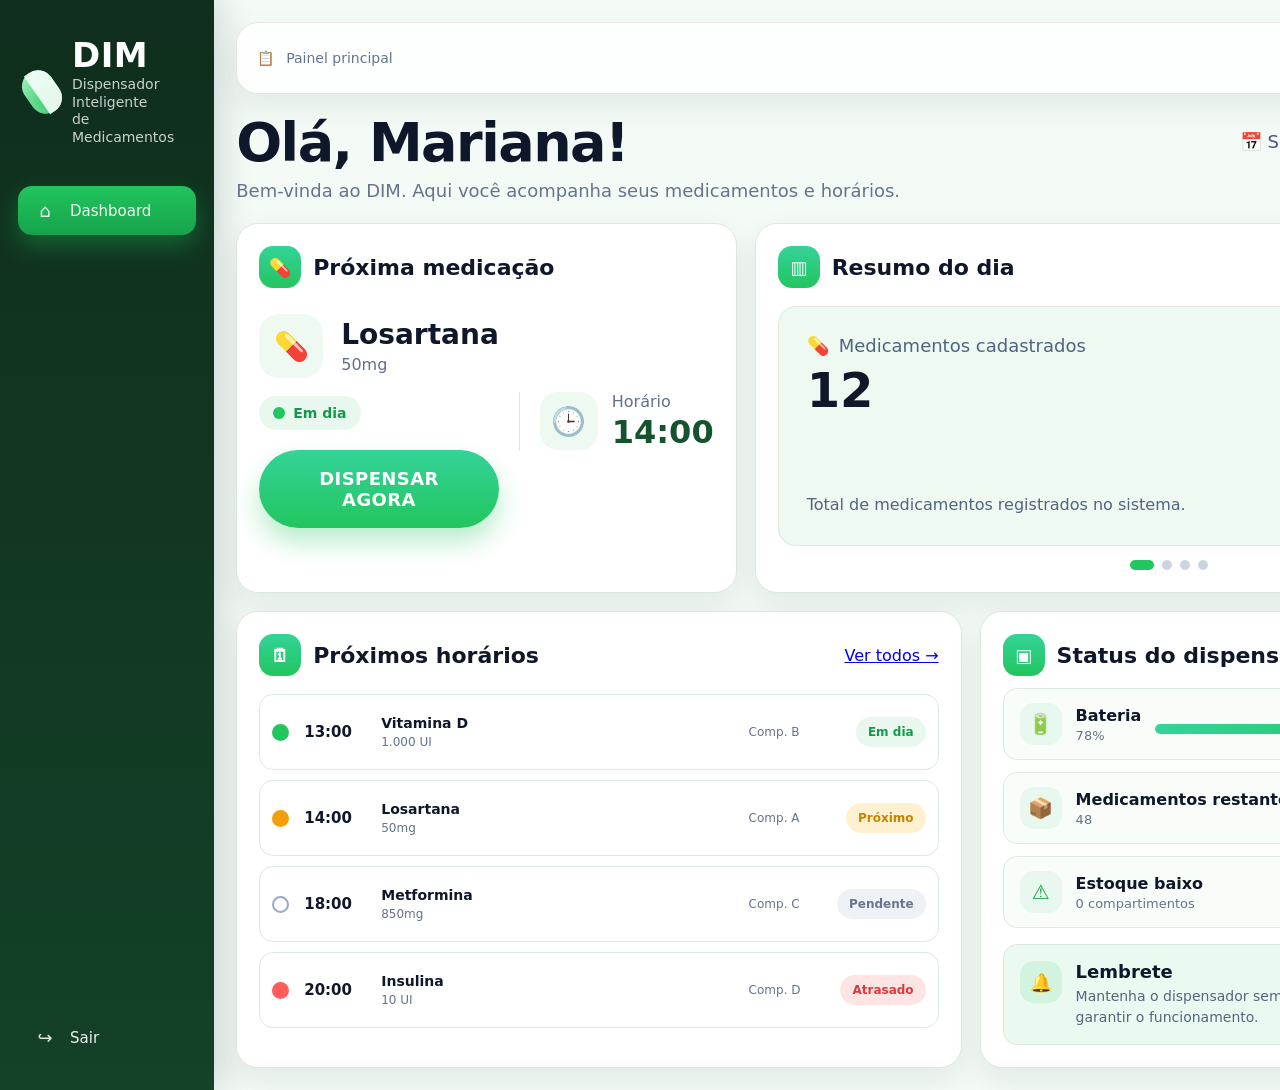
<file: index.html>
<!DOCTYPE html>

<html lang="pt-BR">
<head>
  <meta charset="UTF-8" />
  <meta name="viewport" content="width=device-width, initial-scale=1.0" />
  <title>DIM - Dispensador Inteligente de Medicamentos</title>
  <link rel="stylesheet" href="style.css" />
</head>
<body>
  <div class="app">
    <aside class="sidebar">
      <div>
        <div class="brand">
          <div class="pill"></div>
          <div class="brand-text">
            <h1>DIM</h1>
            <p>Dispensador Inteligente<br>de Medicamentos</p>
          </div>
        </div>
      </div>


  <nav class="nav">
    <a class="active" href="#"><span class="icon">⌂</span><span class="txt">Dashboard</span></a>
  </nav>

  <div class="sidebar-spacer"></div>

  <nav class="nav">
    <a href="#"><span class="icon">↪</span><span class="txt">Sair</span></a>
  </nav>
</aside>

<main class="main">
  <header class="topbar">
    <div class="topbar-left">
      <span>📋</span>
      <span>Painel principal</span>
    </div>

    <div class="topbar-right">
      <div class="bell">🔔</div>
      <div class="user">
        <div class="avatar">M</div>
        <span>Mariana Borel</span>
        <span>⌄</span>
      </div>
    </div>
  </header>

  <section class="hero">
    <div>
      <h2>Olá, Mariana!</h2>
      <p>Bem-vinda ao DIM. Aqui você acompanha seus medicamentos e horários.</p>
    </div>

    <div class="datebox">
      <div class="small">📅 Sexta-feira, 09 de outubro de 2026</div>
      <div style="font-weight:700;">19:42</div>
    </div>
  </section>

  <section class="grid">
    <article class="card">
      <div class="card-header">
        <div class="card-title">
          <div class="title-icon">💊</div>
          <span>Próxima medicação</span>
        </div>
      </div>

      <div class="next-med">
        <div>
          <div class="med-left">
            <div class="med-icon">💊</div>
            <div>
              <div class="med-name">Losartana</div>
              <div class="med-dose">50mg</div>
            </div>
          </div>

          <div class="status-pill">
            <span class="status-dot"></span>
            <span>Em dia</span>
          </div>

          <button class="cta">DISPENSAR AGORA</button>
        </div>

        <div class="divider"></div>

        <div class="time-box">
          <div class="clock">🕒</div>
          <div>
            <div class="label">Horário</div>
            <div class="hour">14:00</div>
          </div>
        </div>
      </div>
    </article>

    <article class="card">
      <div class="card-header">
        <div class="card-title">
          <div class="title-icon">▥</div>
          <span>Resumo do dia</span>
        </div>
      </div>

      <div class="carousel" id="resumoCarousel">
  <div class="carousel-track">
    <div class="summary-slide active">
      <div class="stat blue">
        <div class="stat-top">💊 <span>Medicamentos cadastrados</span></div>
        <div class="stat-num">12</div>
        <p>Total de medicamentos registrados no sistema.</p>
      </div>
    </div>

    <div class="summary-slide">
      <div class="stat blue">
        <div class="stat-top">🕒 <span>Horários de hoje</span></div>
        <div class="stat-num">5</div>
        <p>Horários programados para o dia atual.</p>
      </div>
    </div>

    <div class="summary-slide">
      <div class="stat green">
        <div class="stat-top">✅ <span>Medicamentos tomados</span></div>
        <div class="stat-num">3</div>
        <p>Quantidade já dispensada com sucesso.</p>
      </div>
    </div>

    <div class="summary-slide">
      <div class="stat red">
        <div class="stat-top">‼️ <span>Pendentes</span></div>
        <div class="stat-num">2</div>
        <p>Medicamentos que ainda aguardam retirada.</p>
      </div>
    </div>
  </div>

  <div class="carousel-dots">
    <button class="dot-btn active" type="button" aria-label="Ir para o slide 1"></button>
    <button class="dot-btn" type="button" aria-label="Ir para o slide 2"></button>
    <button class="dot-btn" type="button" aria-label="Ir para o slide 3"></button>
    <button class="dot-btn" type="button" aria-label="Ir para o slide 4"></button>
  </div>

    </article>
  </section>

  <section class="lower-grid">
    <article class="card">
      <div class="card-header">
        <div class="card-title">
          <div class="title-icon">🗓</div>
          <span>Próximos horários</span>
        </div>
        <a class="card-link" href="#">Ver todos →</a>
      </div>

      <div class="schedule-list">
        <div class="schedule-item">
          <div class="dot green"></div>
          <div class="time">13:00</div>
          <div class="medinfo">
            <strong>Vitamina D</strong>
            <span>1.000 UI</span>
          </div>
          <div class="comp">Comp. B</div>
          <div class="schedule-status green">Em dia</div>
        </div>

        <div class="schedule-item">
          <div class="dot yellow"></div>
          <div class="time">14:00</div>
          <div class="medinfo">
            <strong>Losartana</strong>
            <span>50mg</span>
          </div>
          <div class="comp">Comp. A</div>
          <div class="schedule-status yellow">Próximo</div>
        </div>

        <div class="schedule-item">
          <div class="dot gray"></div>
          <div class="time">18:00</div>
          <div class="medinfo">
            <strong>Metformina</strong>
            <span>850mg</span>
          </div>
          <div class="comp">Comp. C</div>
          <div class="schedule-status gray">Pendente</div>
        </div>

        <div class="schedule-item">
          <div class="dot red"></div>
          <div class="time">20:00</div>
          <div class="medinfo">
            <strong>Insulina</strong>
            <span>10 UI</span>
          </div>
          <div class="comp">Comp. D</div>
          <div class="schedule-status red">Atrasado</div>
        </div>
      </div>
    </article>

    <article class="card status-card">
      <div class="status-head">
        <div class="card-title">
          <div class="title-icon">▣</div>
          <span>Status do dispensador</span>
        </div>
        <div class="online"><span class="bubble"></span>Online</div>
      </div>

      <div class="status-row">
        <div class="status-left">
          <div class="status-icon">🔋</div>
          <div class="status-text">
            <strong>Bateria</strong>
            <small>78%</small>
          </div>
        </div>
        <div style="flex:1;">
          <div class="progress"><span></span></div>
        </div>
      </div>

      <div class="status-row">
        <div class="status-left">
          <div class="status-icon">📦</div>
          <div class="status-text">
            <strong>Medicamentos restantes</strong>
            <small>48</small>
          </div>
        </div>
        <div>›</div>
      </div>

      <div class="status-row">
        <div class="status-left">
          <div class="status-icon">⚠️</div>
          <div class="status-text">
            <strong>Estoque baixo</strong>
            <small>0 compartimentos</small>
          </div>
        </div>
        <div>›</div>
      </div>

      <div class="reminder">
        <div class="icon">🔔</div>
        <div>
          <strong>Lembrete</strong>
          <p>Mantenha o dispensador sempre conectado e abastecido para garantir o funcionamento.</p>
        </div>
        <div class="close">x</div>
      </div>
    </article>
  </section>
</main>
```

  </div>

  <script src="script.js"></script>

</body>
</html>
</file>
<file: style.css>
:root{
--bg: #f4fbf6;
--sidebar: #0f2e1d;
--sidebar-2: #144128;
--primary: #22c55e;
--primary-2: #16a34a;
--text: #0f172a;
--muted: #64748b;
--card: #ffffff;
--border: #dce9df;
--green: #22c55e;
--yellow: #f59e0b;
--red: #ef4444;
--blue-soft: #eef9f1;
--green-soft: #eafaf1;
--yellow-soft: #fff7e6;
--red-soft: #fff0f0;
--shadow: 0 12px 30px rgba(15, 23, 42, 0.08);
--radius: 22px;
}

*{
box-sizing: border-box;
margin: 0;
padding: 0;
font-family: Inter, system-ui, -apple-system, BlinkMacSystemFont, "Segoe UI", sans-serif;
}

body{
background: var(--bg);
color: var(--text);
}

.app{
min-height: 100vh;
display: flex;
}

.sidebar{
width: 280px;
background: linear-gradient(180deg, var(--sidebar), var(--sidebar-2));
color: white;
padding: 28px 18px;
display: flex;
flex-direction: column;
gap: 28px;
box-shadow: 8px 0 30px rgba(15, 23, 42, 0.15);
}

.brand{
display: flex;
align-items: center;
gap: 14px;
padding: 10px 8px 8px;
}

.pill{
width: 46px;
height: 46px;
border-radius: 16px;
background: linear-gradient(180deg, #9af0b8, #22c55e);
position: relative;
transform: rotate(-35deg);
box-shadow: inset 0 -6px 10px rgba(255,255,255,0.25);
}

.pill::after{
content: "";
position: absolute;
width: 22px;
height: 46px;
right: 0;
top: 0;
border-radius: 0 16px 16px 0;
background: rgba(255,255,255,0.85);
}

.brand h1{
font-size: 34px;
line-height: 1;
font-weight: 800;
letter-spacing: .5px;
}

.brand p{
font-size: 14px;
color: rgba(255,255,255,0.78);
margin-top: 4px;
line-height: 1.25;
}

.nav{
display: flex;
flex-direction: column;
gap: 10px;
margin-top: 4px;
}

.nav a{
text-decoration: none;
color: rgba(255,255,255,0.92);
display: flex;
align-items: center;
gap: 14px;
padding: 14px 16px;
border-radius: 14px;
transition: .2s ease;
font-size: 15px;
}

.nav a:hover{
background: rgba(255,255,255,0.08);
}

.nav a.active{
background: linear-gradient(180deg, #22c55e, #16a34a);
box-shadow: 0 10px 25px rgba(34, 197, 94, 0.35);
}

.nav .icon{
width: 22px;
text-align: center;
font-size: 18px;
opacity: .95;
}

.sidebar-spacer{
flex: 1;
}

.main{
flex: 1;
padding: 22px;
}

.topbar{
background: rgba(255,255,255,0.82);
backdrop-filter: blur(10px);
border: 1px solid rgba(220, 233, 223, 0.9);
box-shadow: var(--shadow);
border-radius: 22px;
padding: 14px 20px;
display: flex;
align-items: center;
justify-content: space-between;
margin-bottom: 22px;
}

.topbar-left{
display: flex;
align-items: center;
gap: 12px;
color: var(--muted);
font-size: 14px;
}

.topbar-right{
display: flex;
align-items: center;
gap: 18px;
color: var(--text);
}

.bell{
width: 42px;
height: 42px;
border-radius: 50%;
display: grid;
place-items: center;
background: white;
border: 1px solid var(--border);
position: relative;
font-size: 18px;
}

.bell::after{
content: "";
width: 10px;
height: 10px;
background: var(--red);
border: 2px solid white;
border-radius: 50%;
position: absolute;
top: 7px;
right: 8px;
}

.user{
display: flex;
align-items: center;
gap: 12px;
font-size: 14px;
font-weight: 600;
}

.avatar{
width: 42px;
height: 42px;
border-radius: 50%;
background: linear-gradient(180deg, #14532d, #0f2e1d);
display: grid;
place-items: center;
color: white;
font-weight: 700;
}

.hero{
display: flex;
justify-content: space-between;
align-items: flex-start;
gap: 20px;
margin-bottom: 22px;
}

.hero h2{
font-size: 54px;
line-height: 1;
margin-bottom: 10px;
letter-spacing: -1.5px;
}

.hero p{
color: var(--muted);
font-size: 18px;
}

.datebox{
text-align: right;
color: #334155;
font-size: 18px;
margin-top: 12px;
line-height: 1.6;
}

.datebox .small{
display: flex;
justify-content: flex-end;
align-items: center;
gap: 10px;
color: #43577d;
}

.grid{
display: grid;
grid-template-columns: 1.2fr 1fr;
gap: 18px;
margin-bottom: 18px;
}

.card{
background: var(--card);
border: 1px solid var(--border);
border-radius: var(--radius);
box-shadow: var(--shadow);
padding: 22px;
}

.card-header{
display: flex;
align-items: center;
justify-content: space-between;
margin-bottom: 18px;
}

.card-title{
display: flex;
align-items: center;
gap: 12px;
font-size: 22px;
font-weight: 800;
}

.title-icon{
width: 42px;
height: 42px;
border-radius: 14px;
display: grid;
place-items: center;
background: linear-gradient(180deg, #34d399, #22c55e);
color: white;
font-size: 18px;
}

.next-med{
display: grid;
grid-template-columns: 1.1fr .9fr;
gap: 18px;
align-items: center;
padding-top: 8px;
}

.med-left{
display: flex;
align-items: center;
gap: 18px;
}

.med-icon{
width: 64px;
height: 64px;
border-radius: 20px;
background: var(--blue-soft);
display: grid;
place-items: center;
color: #2f855a;
font-size: 28px;
flex-shrink: 0;
}

.med-name{
font-size: 28px;
font-weight: 800;
margin-bottom: 4px;
}

.med-dose{
color: #61708a;
font-size: 16px;
}

.divider{
width: 1px;
height: 82px;
background: #dbe3f1;
justify-self: center;
}

.time-box{
display: flex;
align-items: center;
gap: 14px;
}

.time-box .clock{
width: 58px;
height: 58px;
border-radius: 18px;
background: #eef9f1;
display: grid;
place-items: center;
font-size: 28px;
color: #2f855a;
}

.label{
color: #61708a;
font-size: 16px;
margin-bottom: 2px;
}

.hour{
font-size: 30px;
font-weight: 800;
color: var(--text);
}

.status-pill{
display: inline-flex;
align-items: center;
gap: 8px;
background: #e8f8ee;
color: #16984a;
border-radius: 999px;
padding: 9px 14px;
font-weight: 700;
font-size: 14px;
margin: 18px 0 20px;
width: fit-content;
}

.status-dot{
width: 12px;
height: 12px;
border-radius: 50%;
background: var(--green);
}

.cta{
width: 100%;
border: none;
border-radius: 999px;
padding: 18px 22px;
background: linear-gradient(180deg, #34d399, #22c55e);
color: white;
font-size: 18px;
font-weight: 800;
letter-spacing: .4px;
cursor: pointer;
box-shadow: 0 14px 26px rgba(34, 197, 94, 0.32);
}

.stats{
display: grid;
grid-template-columns: 1fr 1fr;
gap: 14px;
}

.stat{
border-radius: 18px;
padding: 18px;
min-height: 110px;
display: flex;
flex-direction: column;
justify-content: center;
border: 1px solid rgba(220,233,223,0.95);
}

.stat.blue{ background: var(--blue-soft); }
.stat.green{ background: var(--green-soft); }
.stat.yellow{ background: var(--yellow-soft); }
.stat.red{ background: var(--red-soft); }

.stat-top{
display: flex;
align-items: center;
gap: 10px;
color: #51647f;
font-size: 15px;
margin-bottom: 10px;
}

.stat-num{
font-size: 34px;
font-weight: 900;
color: var(--text);
line-height: 1;
}

.stat p{
margin-top: auto;
color: #51647f;
font-size: 14px;
line-height: 1.5;
}

.carousel{
  overflow: hidden;
  border-radius: 18px;
  width: 100%;
}

.carousel-track{
  display: flex;
  transition: transform .35s ease;
  width: 100%;
}

.summary-slide{
  min-width: 100%;
  box-sizing: border-box;
}

.summary-slide .stat{
  min-height: 240px;   /* aumenta a altura da caixa interna */
  width: 100%;
  padding: 28px;
  display: flex;
  flex-direction: column;
  justify-content: space-between;
}

.summary-slide .stat-top{
  font-size: 18px;
}

.summary-slide .stat-num{
  font-size: 48px;
}

.summary-slide .stat p{
  margin-top: auto;
  color: #51647f;
  font-size: 16px;
  line-height: 1.5;
}

.carousel-dots{
  display: flex;
  justify-content: center;
  gap: 8px;
  margin-top: 14px;
}

.dot-btn{
  width: 10px;
  height: 10px;
  border-radius: 999px;
  border: none;
  background: #cbd5e1;
  cursor: pointer;
  transition: .2s ease;
}

.dot-btn.active{
  width: 24px;
  background: #22c55e;
}

.dot.green{ background: var(--green); }
.dot.yellow{ background: var(--yellow); }
.dot.gray{ background: #d6dceb; border: 2px solid #9aa9c4; background: transparent; }
.dot.red{ background: #ff5b5b; }

.time{
font-size: 18px;
font-weight: 800;
}

.medinfo{
display: flex;
flex-direction: column;
gap: 4px;
}

.medinfo strong{
font-size: 16px;
}

.medinfo span{
color: #64748b;
font-size: 13px;
}

.comp{
color: #667794;
font-weight: 500;
font-size: 14px;
}

.schedule-status{
justify-self: end;
border-radius: 999px;
padding: 8px 14px;
font-size: 13px;
font-weight: 700;
}

.schedule-status.green{ background: #e8f8ee; color: #16984a; }
.schedule-status.yellow{ background: #fff1cf; color: #c58400; }
.schedule-status.gray{ background: #eef2f7; color: #67768f; }
.schedule-status.red{ background: #ffe4e4; color: #d83b3b; }

.status-card{
display: flex;
flex-direction: column;
gap: 14px;
}

.status-head{
display: flex;
align-items: center;
justify-content: space-between;
}

.online{
display: flex;
align-items: center;
gap: 10px;
font-size: 18px;
font-weight: 800;
color: #1d8f4e;
}

.online .bubble{
width: 14px;
height: 14px;
border-radius: 50%;
background: var(--green);
}

.status-row{
border: 1px solid #e8edf7;
border-radius: 16px;
padding: 16px 18px;
display: flex;
align-items: center;
justify-content: space-between;
background: #fff;
gap: 14px;
}

.status-left{
display: flex;
align-items: center;
gap: 14px;
color: var(--text);
}

.status-icon{
width: 42px;
height: 42px;
border-radius: 14px;
background: #eef9f1;
display: grid;
place-items: center;
font-size: 20px;
color: #2f855a;
flex-shrink: 0;
}

.status-text{
display: flex;
flex-direction: column;
gap: 3px;
}

.status-text small{
color: #64748b;
font-size: 13px;
}

.progress{
width: 100%;
height: 10px;
border-radius: 999px;
background: #dde6f2;
margin-top: 10px;
overflow: hidden;
}

.progress > span{
display: block;
width: 78%;
height: 100%;
border-radius: inherit;
background: linear-gradient(90deg, #34d399, #22c55e);
}

.reminder{
display: flex;
align-items: flex-start;
gap: 14px;
background: #eef9f1;
border: 1px solid #dbe3f1;
border-radius: 18px;
padding: 18px;
margin-top: 4px;
}

.reminder .icon{
width: 42px;
height: 42px;
border-radius: 14px;
background: rgba(34,197,94,0.12);
color: #16a34a;
display: grid;
place-items: center;
font-size: 18px;
flex-shrink: 0;
}

.reminder strong{
display: block;
font-size: 18px;
margin-bottom: 4px;
}

.reminder p{
color: #55657d;
line-height: 1.5;
font-size: 14px;
}

.reminder .close{
margin-left: auto;
color: #64748b;
font-size: 20px;
line-height: 1;
}

.carousel-btn{
position: absolute;
top: 50%;
transform: translateY(-50%);
width: 38px;
height: 38px;
border: none;
border-radius: 50%;
background: rgba(255,255,255,0.95);
box-shadow: 0 8px 20px rgba(15, 23, 42, 0.15);
color: #14532d;
font-size: 26px;
font-weight: 700;
cursor: pointer;
display: grid;
place-items: center;
z-index: 2;
}

.carousel-btn.prev{
left: 10px;
}

.carousel-btn.next{
right: 10px;
}

.carousel-dots{
display: flex;
justify-content: center;
gap: 8px;
margin-top: 14px;
}

.dot-btn{
width: 10px;
height: 10px;
border-radius: 999px;
border: none;
background: #cbd5e1;
cursor: pointer;
transition: .2s ease;
}

.dot-btn.active{
width: 24px;
background: #22c55e;
}

@media (max-width: 1200px){
.grid,
.lower-grid{
grid-template-columns: 1fr;
}

.hero{
flex-direction: column;
}

.datebox{
text-align: left;
}

.datebox .small{
justify-content: flex-start;
}

.next-med{
grid-template-columns: 1fr;
}

.divider{
display: none;
}
}

@media (max-width: 900px){
.sidebar{
width: 92px;
padding: 18px 10px;
}

.brand{
justify-content: center;
padding: 6px 0;
}

.brand-text,
.nav a span.txt,
.brand p,
.sidebar-spacer{
display: none;
}

.nav a{
justify-content: center;
padding: 14px 10px;
}

.main{
padding: 14px;
}

.hero h2{
font-size: 40px;
}

.stats{
grid-template-columns: 1fr;
}

.schedule-item{
grid-template-columns: 26px 1fr;
}

.schedule-item > :nth-child(n+3){
grid-column: 2;
}
}

@media (max-width: 640px){
.app{
flex-direction: column;
}

.sidebar{
width: 100%;
flex-direction: row;
overflow-x: auto;
align-items: center;
gap: 10px;
}

.nav{
flex-direction: row;
overflow-x: auto;
}

.nav a{
min-width: 120px;
justify-content: flex-start;
}

.topbar{
flex-direction: column;
align-items: flex-start;
gap: 12px;
}
}
/* Organização dos cards inferiores */
.lower-grid {
    display: grid;
    grid-template-columns: 1.2fr 1fr;
    gap: 18px;
    align-items: stretch;
}

/* Permite que os cards se ajustem */
.lower-grid > .card {
    min-width: 0;
    width: 100%;
}
/* Lista de medicamentos */
.schedule-list {
    display: flex;
    flex-direction: column;
    gap: 10px;
    margin-top: 8px;
}

/* Cada linha de medicamento */
.schedule-item {
    display: grid;
    grid-template-columns: 20px 65px minmax(0, 1fr) 75px 90px;
    align-items: center;
    gap: 12px;

    background: #ffffff;
    border: 1px solid #dce9df;
    border-radius: 14px;

    padding: 16px 12px;
    min-height: 76px;
}

/* Bolinhas de status */
.schedule-item .dot {
    width: 17px;
    height: 17px;
    border-radius: 50%;
}

/* Horário */
.schedule-item .time {
    font-size: 15px;
    font-weight: 700;
    white-space: nowrap;
}

/* Nome e dosagem */
.schedule-item .medinfo {
    display: flex;
    flex-direction: column;
    gap: 4px;
    min-width: 0;
}

.schedule-item .medinfo strong {
    font-size: 14px;
}

.schedule-item .medinfo span {
    font-size: 12px;
    color: #64748b;
}

/* Compartimento */
.schedule-item .comp {
    font-size: 12px;
    color: #64748b;
    white-space: nowrap;
}

/* Etiquetas */
.schedule-item .schedule-status {
    justify-self: end;
    font-size: 12px;
    padding: 8px 12px;
    border-radius: 20px;
}
.status-card {
    display: flex;
    flex-direction: column;
    gap: 12px;
}

.status-head {
    display: flex;
    align-items: center;
    justify-content: space-between;
    gap: 12px;
}

.status-row {
    display: flex;
    align-items: center;
    justify-content: space-between;

    padding: 14px 16px;
    min-height: 70px;

    border: 1px solid #dce9df;
    border-radius: 14px;
    background: #f8fdf9;
}

.status-icon {
    background: #e8f8ee;
    color: #16a34a;
}

.reminder {
    background: #eafaf1;
    border: 1px solid #dce9df;
    border-radius: 14px;
    padding: 16px;
}
@media (max-width: 1200px) {
    .lower-grid {
        grid-template-columns: 1fr;
    }
}

@media (max-width: 900px) {
    .schedule-item {
        grid-template-columns: 20px 65px minmax(0, 1fr) 75px 90px;
    }

    .schedule-item > :nth-child(n+3) {
        grid-column: auto;
    }
}

@media (max-width: 600px) {
    .schedule-item {
        grid-template-columns: 18px 55px minmax(0, 1fr) 75px;
        gap: 8px;
        padding: 12px 8px;
    }

    .schedule-item .comp {
        display: none;
    }

    .schedule-item .schedule-status {
        font-size: 11px;
        padding: 6px 8px;
    }
}
/* Organiza medicamento e horário lado a lado */
.next-med {
    display: grid;
    grid-template-columns: 1fr 1fr;
    align-items: center;
    gap: 20px;
    width: 100%;
}

/* Medicamento à esquerda */
.next-med > div:first-child {
    grid-column: 1;
    grid-row: 1;
}

/* Linha divisória central */
.next-med .divider {
    display: none;
}

/* Horário à direita */
.time-box {
    grid-column: 2;
    grid-row: 1;

    display: flex;
    align-items: center;
    justify-content: center;
    gap: 14px;

    border-left: 1px solid #dce9df;
    padding-left: 20px;
}

/* Destaque do horário */
.hour {
    font-size: 32px;
    font-weight: 800;
    color: #14532d;
}
</file>
